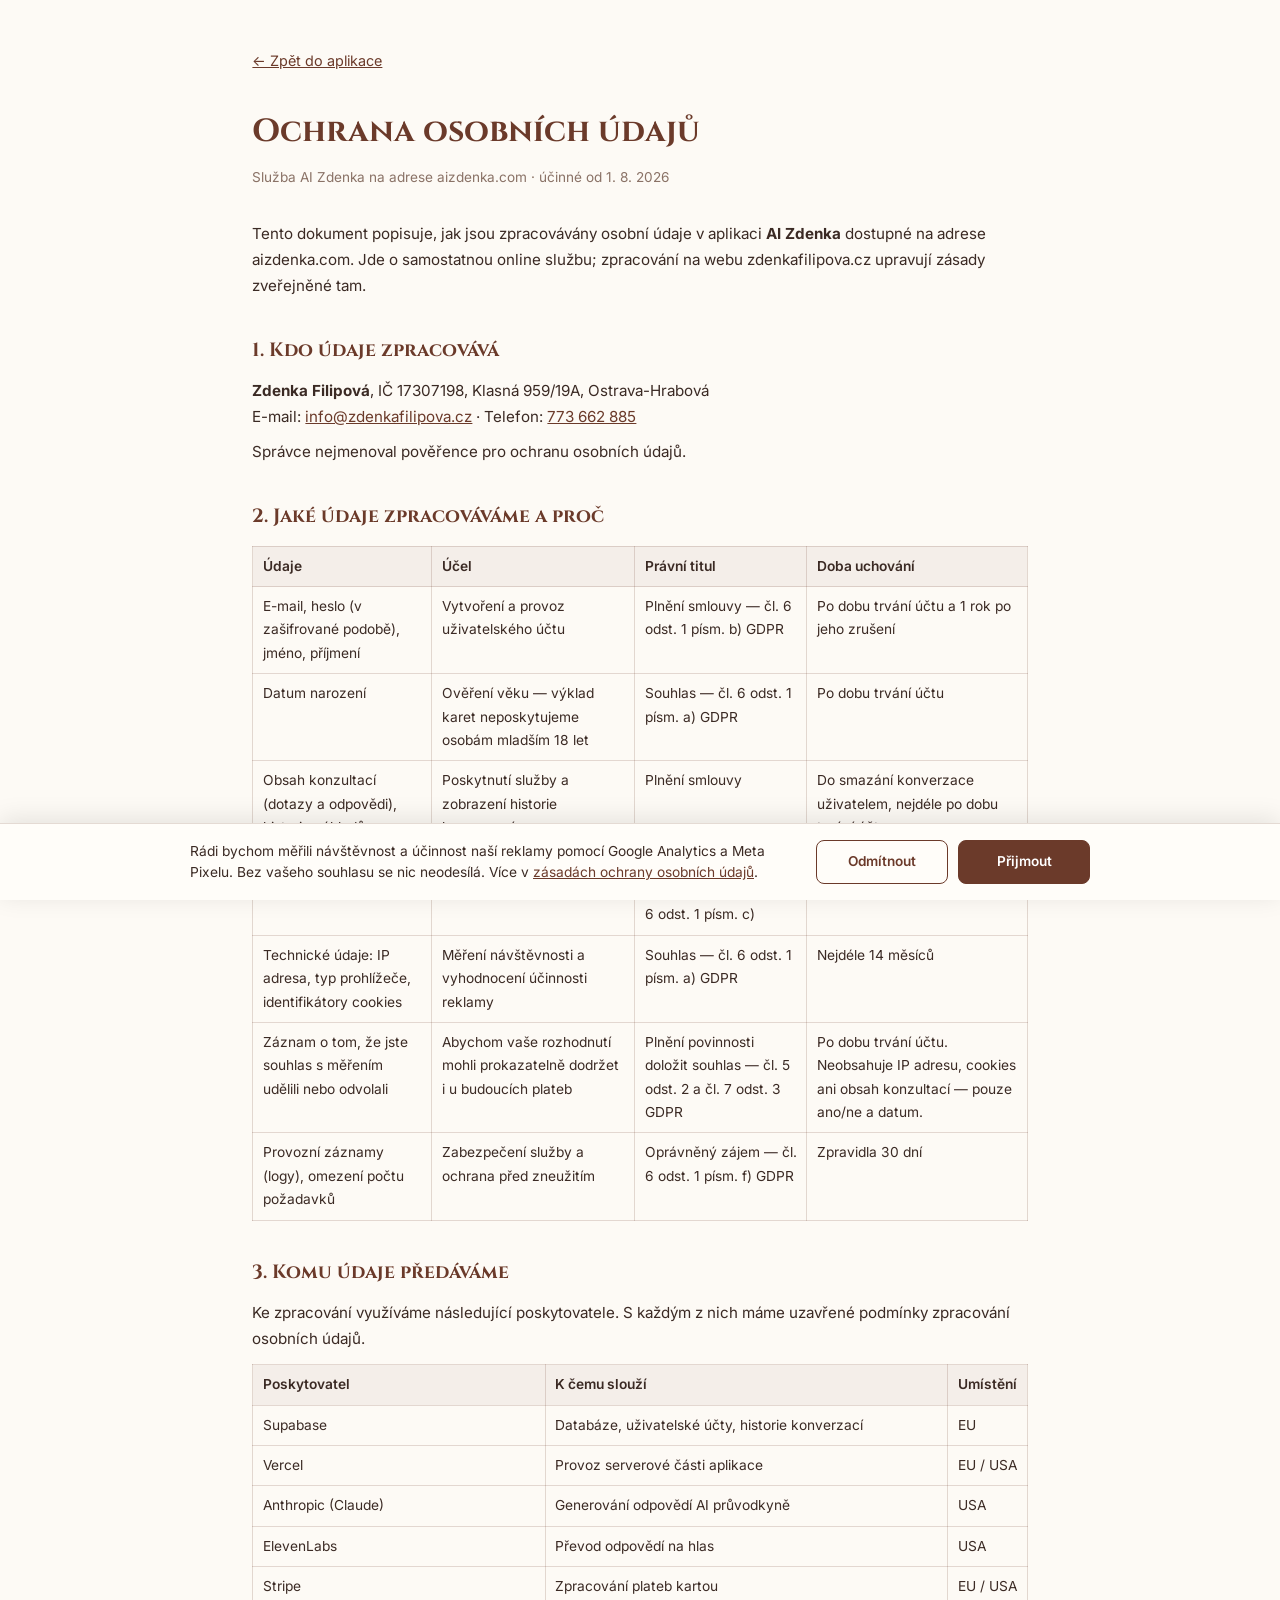
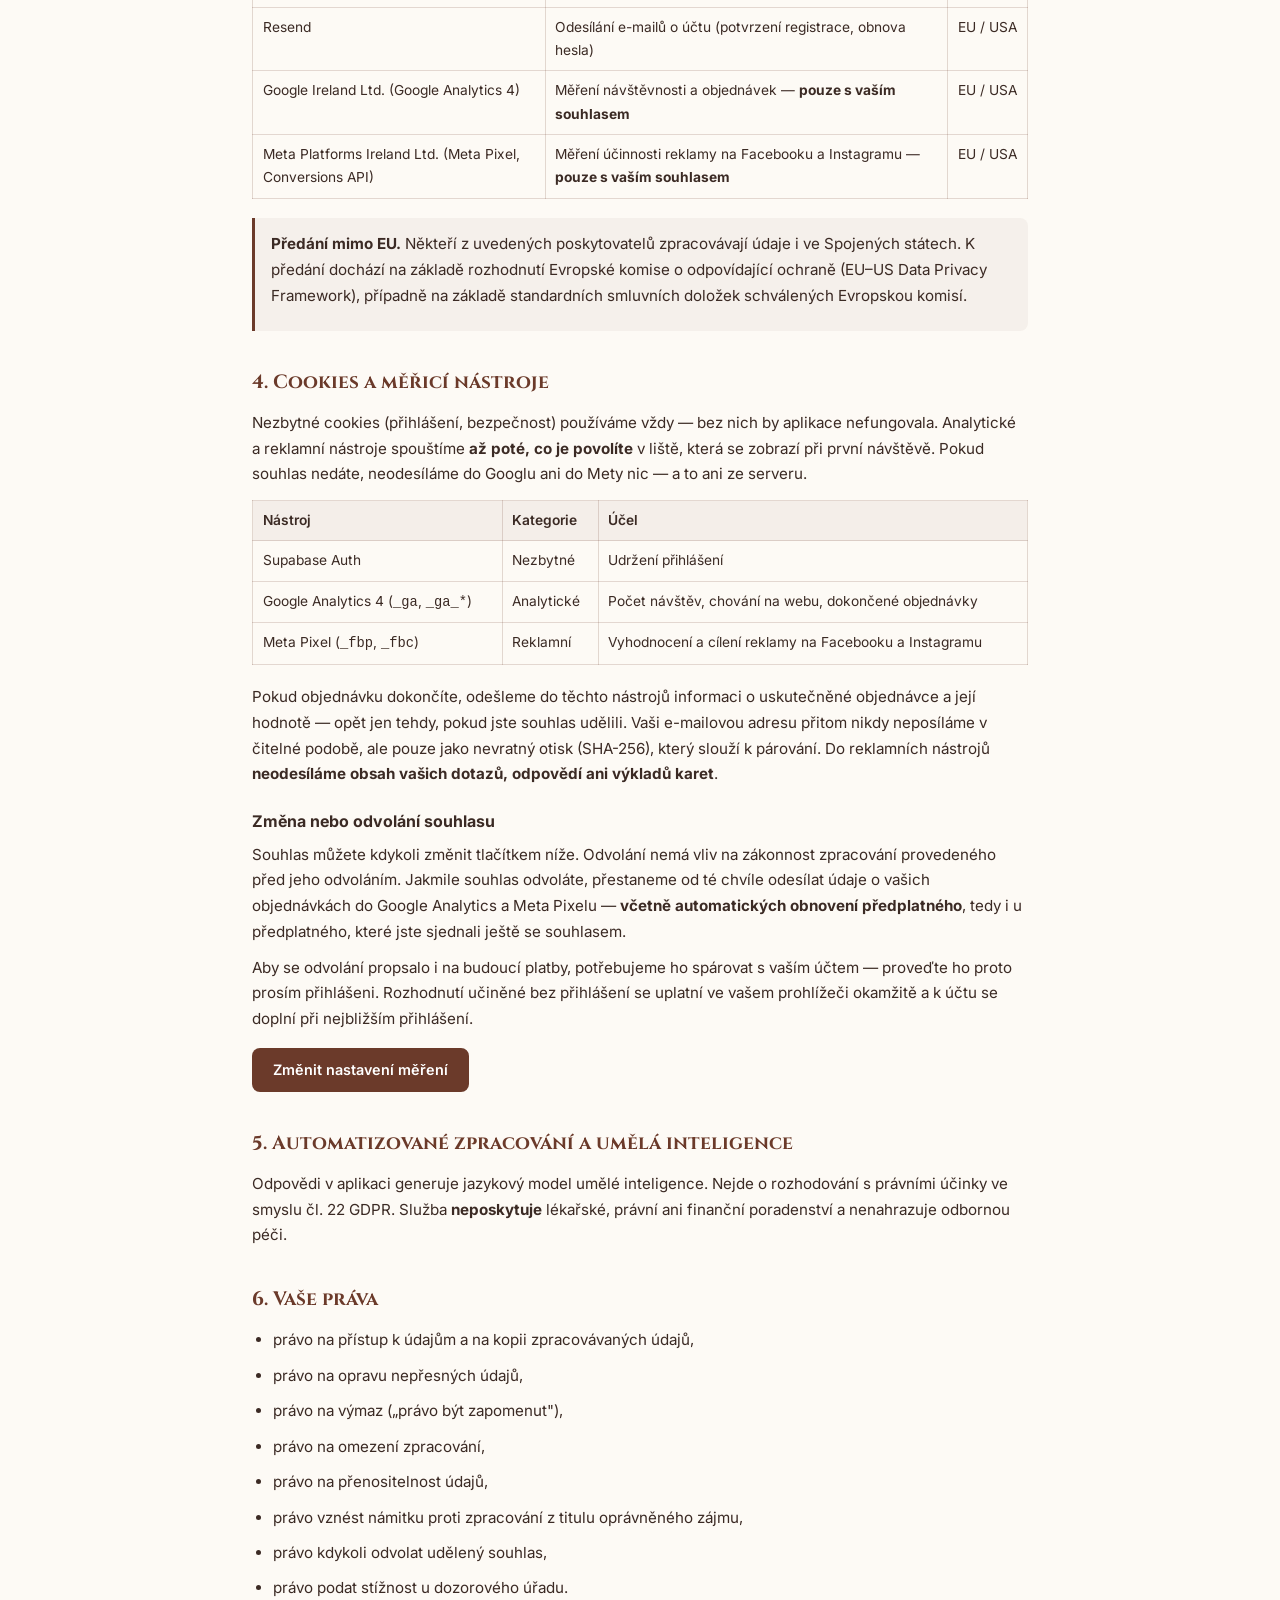
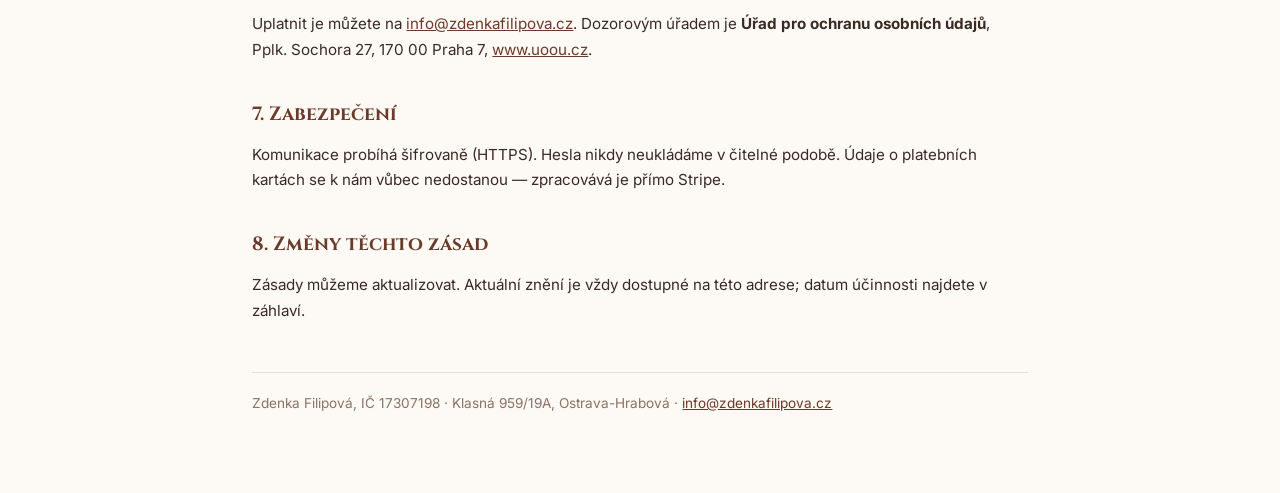
<file: soukromi.html>
<!DOCTYPE html>
<html lang="cs">
<head>
<meta charset="UTF-8">
<meta name="viewport" content="width=device-width, initial-scale=1.0">
<title>Ochrana osobních údajů – AI Zdenka</title>
<meta name="description" content="Jak AI Zdenka (aizdenka.com) zpracovává osobní údaje: jaké údaje sbíráme, proč, komu je předáváme a jaká máte práva.">
<meta name="robots" content="index, follow">
<link href="https://fonts.googleapis.com/css2?family=Cinzel:wght@400;600;700&family=Inter:wght@300;400;500;600;700&display=swap" rel="stylesheet">
<style>
*{margin:0;padding:0;box-sizing:border-box}
body{font-family:Inter,system-ui,sans-serif;background:#fdfaf5;color:#3b2a24;line-height:1.7;font-size:.95rem}
.wrap{max-width:820px;margin:0 auto;padding:3rem 1.4rem 5rem}
h1{font-family:Cinzel,serif;font-size:2rem;color:#6b3a2a;margin-bottom:.4rem}
h2{font-family:Cinzel,serif;font-size:1.2rem;color:#6b3a2a;margin:2.2rem 0 .7rem}
h3{font-size:1rem;margin:1.3rem 0 .4rem}
p,li{margin-bottom:.6rem}
ul{padding-left:1.3rem}
a{color:#6b3a2a}
table{width:100%;border-collapse:collapse;margin:.8rem 0 1.2rem;font-size:.86rem}
th,td{border:1px solid rgba(107,58,42,.18);padding:.5rem .6rem;text-align:left;vertical-align:top}
th{background:rgba(107,58,42,.06);font-weight:600}
.updated{color:#8a7266;font-size:.85rem;margin-bottom:2rem}
.back{display:inline-block;margin-bottom:2rem;font-size:.9rem}
.btn{font:inherit;font-size:.9rem;font-weight:600;background:#6b3a2a;color:#fff;border:none;
  padding:.6rem 1.3rem;border-radius:8px;cursor:pointer;margin-top:.4rem}
.note{background:rgba(107,58,42,.05);border-left:3px solid #6b3a2a;padding:.8rem 1rem;border-radius:0 8px 8px 0;margin:1rem 0}
footer{border-top:1px solid rgba(107,58,42,.15);margin-top:3rem;padding-top:1.2rem;font-size:.85rem;color:#8a7266}
</style>
</head>
<body>
<div class="wrap">

<a class="back" href="index.html">← Zpět do aplikace</a>

<h1>Ochrana osobních údajů</h1>
<p class="updated">Služba AI Zdenka na adrese aizdenka.com · účinné od 1. 8. 2026</p>

<p>Tento dokument popisuje, jak jsou zpracovávány osobní údaje v aplikaci <strong>AI Zdenka</strong>
dostupné na adrese aizdenka.com. Jde o samostatnou online službu; zpracování na webu
zdenkafilipova.cz upravují zásady zveřejněné tam.</p>

<h2>1. Kdo údaje zpracovává</h2>
<p><strong>Zdenka Filipová</strong>, IČ 17307198, Klasná 959/19A, Ostrava-Hrabová<br>
E-mail: <a href="mailto:info@zdenkafilipova.cz">info@zdenkafilipova.cz</a> ·
Telefon: <a href="tel:+420773662885">773 662 885</a></p>
<p>Správce nejmenoval pověřence pro ochranu osobních údajů.</p>

<h2>2. Jaké údaje zpracováváme a proč</h2>

<table>
  <tr><th>Údaje</th><th>Účel</th><th>Právní titul</th><th>Doba uchování</th></tr>
  <tr>
    <td>E-mail, heslo (v zašifrované podobě), jméno, příjmení</td>
    <td>Vytvoření a provoz uživatelského účtu</td>
    <td>Plnění smlouvy — čl. 6 odst. 1 písm. b) GDPR</td>
    <td>Po dobu trvání účtu a 1 rok po jeho zrušení</td>
  </tr>
  <tr>
    <td>Datum narození</td>
    <td>Ověření věku — výklad karet neposkytujeme osobám mladším 18 let</td>
    <td>Souhlas — čl. 6 odst. 1 písm. a) GDPR</td>
    <td>Po dobu trvání účtu</td>
  </tr>
  <tr>
    <td>Obsah konzultací (dotazy a odpovědi), historie výkladů</td>
    <td>Poskytnutí služby a zobrazení historie konverzací</td>
    <td>Plnění smlouvy</td>
    <td>Do smazání konverzace uživatelem, nejdéle po dobu trvání účtu</td>
  </tr>
  <tr>
    <td>Údaje o platbách a nákupech kreditů</td>
    <td>Zpracování plateb a vedení účetnictví</td>
    <td>Plnění smlouvy a plnění právní povinnosti — čl. 6 odst. 1 písm. c)</td>
    <td>10 let dle zákona o účetnictví</td>
  </tr>
  <tr>
    <td>Technické údaje: IP adresa, typ prohlížeče, identifikátory cookies</td>
    <td>Měření návštěvnosti a vyhodnocení účinnosti reklamy</td>
    <td>Souhlas — čl. 6 odst. 1 písm. a) GDPR</td>
    <td>Nejdéle 14 měsíců</td>
  </tr>
  <tr>
    <td>Záznam o tom, že jste souhlas s měřením udělili nebo odvolali</td>
    <td>Abychom vaše rozhodnutí mohli prokazatelně dodržet i u budoucích plateb</td>
    <td>Plnění povinnosti doložit souhlas — čl. 5 odst. 2 a čl. 7 odst. 3 GDPR</td>
    <td>Po dobu trvání účtu. Neobsahuje IP adresu, cookies ani obsah konzultací — pouze ano/ne a datum.</td>
  </tr>
  <tr>
    <td>Provozní záznamy (logy), omezení počtu požadavků</td>
    <td>Zabezpečení služby a ochrana před zneužitím</td>
    <td>Oprávněný zájem — čl. 6 odst. 1 písm. f) GDPR</td>
    <td>Zpravidla 30 dní</td>
  </tr>
</table>

<h2>3. Komu údaje předáváme</h2>
<p>Ke zpracování využíváme následující poskytovatele. S každým z nich máme uzavřené
podmínky zpracování osobních údajů.</p>

<table>
  <tr><th>Poskytovatel</th><th>K čemu slouží</th><th>Umístění</th></tr>
  <tr><td>Supabase</td><td>Databáze, uživatelské účty, historie konverzací</td><td>EU</td></tr>
  <tr><td>Vercel</td><td>Provoz serverové části aplikace</td><td>EU / USA</td></tr>
  <tr><td>Anthropic (Claude)</td><td>Generování odpovědí AI průvodkyně</td><td>USA</td></tr>
  <tr><td>ElevenLabs</td><td>Převod odpovědí na hlas</td><td>USA</td></tr>
  <tr><td>Stripe</td><td>Zpracování plateb kartou</td><td>EU / USA</td></tr>
  <tr><td>Resend</td><td>Odesílání e-mailů o účtu (potvrzení registrace, obnova hesla)</td><td>EU / USA</td></tr>
  <tr><td>Google Ireland Ltd. (Google Analytics 4)</td><td>Měření návštěvnosti a objednávek — <strong>pouze s vaším souhlasem</strong></td><td>EU / USA</td></tr>
  <tr><td>Meta Platforms Ireland Ltd. (Meta Pixel, Conversions API)</td><td>Měření účinnosti reklamy na Facebooku a Instagramu — <strong>pouze s vaším souhlasem</strong></td><td>EU / USA</td></tr>
</table>

<div class="note">
<p><strong>Předání mimo EU.</strong> Někteří z uvedených poskytovatelů zpracovávají údaje
i ve Spojených státech. K předání dochází na základě rozhodnutí Evropské komise
o odpovídající ochraně (EU–US Data Privacy Framework), případně na základě standardních
smluvních doložek schválených Evropskou komisí.</p>
</div>

<h2>4. Cookies a měřicí nástroje</h2>
<p>Nezbytné cookies (přihlášení, bezpečnost) používáme vždy — bez nich by aplikace
nefungovala. Analytické a reklamní nástroje spouštíme <strong>až poté, co je povolíte</strong>
v liště, která se zobrazí při první návštěvě. Pokud souhlas nedáte, neodesíláme do Googlu
ani do Mety nic — a to ani ze serveru.</p>

<table>
  <tr><th>Nástroj</th><th>Kategorie</th><th>Účel</th></tr>
  <tr><td>Supabase Auth</td><td>Nezbytné</td><td>Udržení přihlášení</td></tr>
  <tr><td>Google Analytics 4 (<code>_ga</code>, <code>_ga_*</code>)</td><td>Analytické</td><td>Počet návštěv, chování na webu, dokončené objednávky</td></tr>
  <tr><td>Meta Pixel (<code>_fbp</code>, <code>_fbc</code>)</td><td>Reklamní</td><td>Vyhodnocení a cílení reklamy na Facebooku a Instagramu</td></tr>
</table>

<p>Pokud objednávku dokončíte, odešleme do těchto nástrojů informaci o uskutečněné
objednávce a její hodnotě — opět jen tehdy, pokud jste souhlas udělili. Vaši e-mailovou
adresu přitom nikdy neposíláme v čitelné podobě, ale pouze jako nevratný otisk (SHA-256),
který slouží k párování. Do reklamních nástrojů <strong>neodesíláme obsah vašich dotazů,
odpovědí ani výkladů karet</strong>.</p>

<h3>Změna nebo odvolání souhlasu</h3>
<p>Souhlas můžete kdykoli změnit tlačítkem níže. Odvolání nemá vliv na zákonnost zpracování
provedeného před jeho odvoláním. Jakmile souhlas odvoláte, přestaneme od té chvíle odesílat
údaje o vašich objednávkách do Google Analytics a Meta Pixelu — <strong>včetně automatických
obnovení předplatného</strong>, tedy i u předplatného, které jste sjednali ještě se souhlasem.</p>
<p>Aby se odvolání propsalo i na budoucí platby, potřebujeme ho spárovat s vaším účtem —
proveďte ho proto prosím přihlášeni. Rozhodnutí učiněné bez přihlášení se uplatní ve vašem
prohlížeči okamžitě a k účtu se doplní při nejbližším přihlášení.</p>
<button class="btn" type="button" id="consentSettingsBtn">Změnit nastavení měření</button>

<h2>5. Automatizované zpracování a umělá inteligence</h2>
<p>Odpovědi v aplikaci generuje jazykový model umělé inteligence. Nejde o rozhodování
s právními účinky ve smyslu čl. 22 GDPR. Služba <strong>neposkytuje</strong> lékařské,
právní ani finanční poradenství a nenahrazuje odbornou péči.</p>

<h2>6. Vaše práva</h2>
<ul>
  <li>právo na přístup k údajům a na kopii zpracovávaných údajů,</li>
  <li>právo na opravu nepřesných údajů,</li>
  <li>právo na výmaz („právo být zapomenut"),</li>
  <li>právo na omezení zpracování,</li>
  <li>právo na přenositelnost údajů,</li>
  <li>právo vznést námitku proti zpracování z titulu oprávněného zájmu,</li>
  <li>právo kdykoli odvolat udělený souhlas,</li>
  <li>právo podat stížnost u dozorového úřadu.</li>
</ul>
<p>Uplatnit je můžete na <a href="mailto:info@zdenkafilipova.cz">info@zdenkafilipova.cz</a>.
Dozorovým úřadem je <strong>Úřad pro ochranu osobních údajů</strong>, Pplk. Sochora 27,
170 00 Praha 7, <a href="https://www.uoou.cz" target="_blank" rel="noopener">www.uoou.cz</a>.</p>

<h2>7. Zabezpečení</h2>
<p>Komunikace probíhá šifrovaně (HTTPS). Hesla nikdy neukládáme v čitelné podobě.
Údaje o platebních kartách se k nám vůbec nedostanou — zpracovává je přímo Stripe.</p>

<h2>8. Změny těchto zásad</h2>
<p>Zásady můžeme aktualizovat. Aktuální znění je vždy dostupné na této adrese; datum
účinnosti najdete v záhlaví.</p>

<footer>
  Zdenka Filipová, IČ 17307198 · Klasná 959/19A, Ostrava-Hrabová ·
  <a href="mailto:info@zdenkafilipova.cz">info@zdenkafilipova.cz</a>
</footer>

</div>

<script src="consent.js?v=1"></script>
<script>
document.getElementById('consentSettingsBtn').addEventListener('click', function () {
  if (window.aizConsent) window.aizConsent.openSettings();
});
</script>
</body>
</html>
</file>
